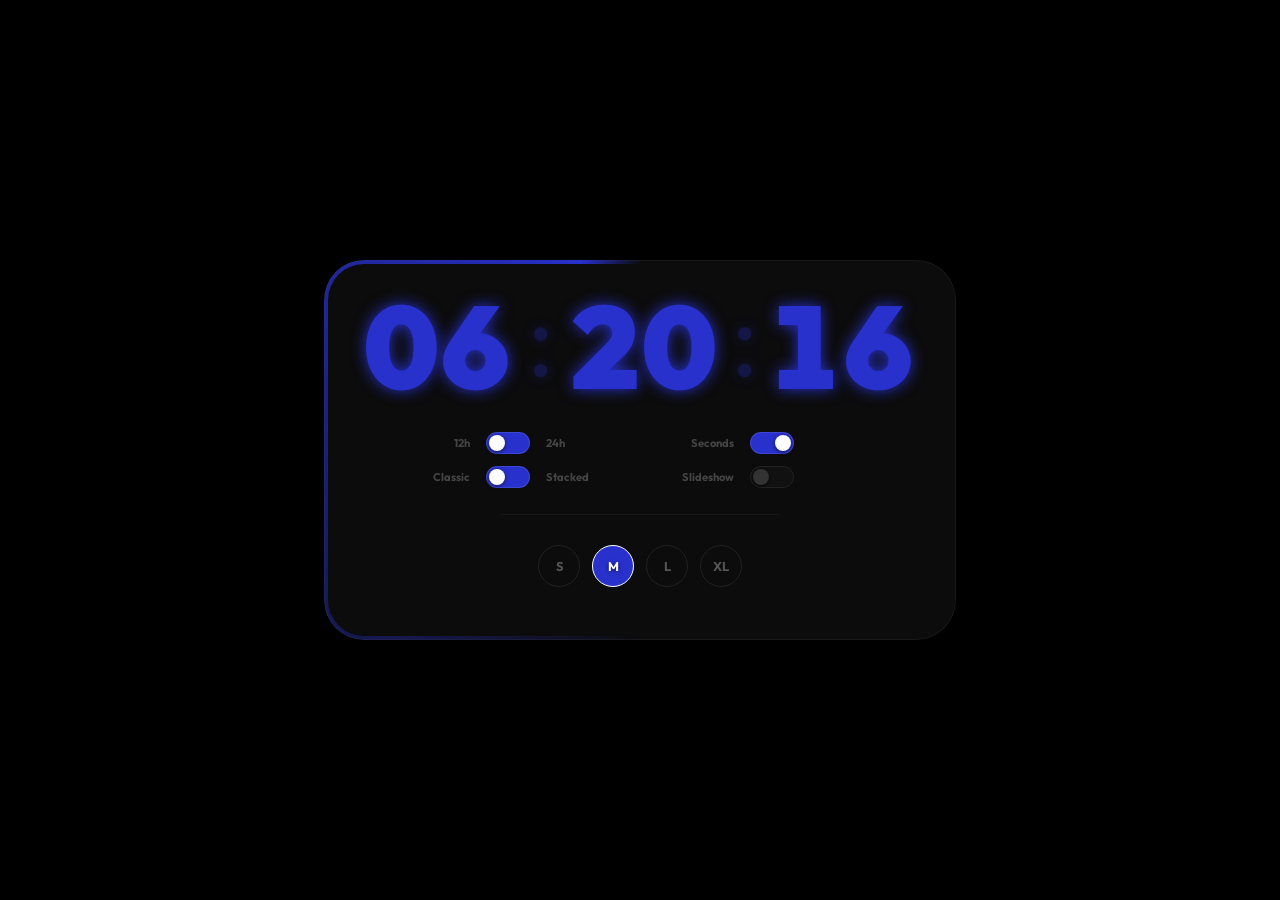
<file: index.html>
<!DOCTYPE html>
<html lang="en">
<head>
    <meta charset="UTF-8">
    <meta name="viewport" content="width=device-width, initial-scale=1.0, maximum-scale=1.0, user-scalable=no">
    <title>Orbit Clock | Minimalist Digital Design</title>
    <meta name="description" content="A clean, glassmorphic digital clock with animated orbit rings. Minimalist design for a focused workspace.">
    <meta name="keywords" content="digital clock, orbit clock, minimalist clock, glassmorphism, online clock">
    <meta property="og:title" content="Orbit Clock">
    <meta property="og:description" content="Minimalist digital clock with orbit animations.">
    <meta property="og:url" content="https://www.orbitclock.online">
    <meta property="og:type" content="website">
    <meta property="og:image" content="https://www.orbitclock.online/og-image.png">
    <meta property="og:image:width" content="1200">
    <meta property="og:image:height" content="630">
    <meta name="twitter:card" content="summary_large_image">
    <link id="favicon" rel="icon" type="image/png" href="">
    <link href="https://fonts.googleapis.com/css2?family=Outfit:wght@300;400;700;800;900&display=swap" rel="stylesheet">
    <link rel="stylesheet" href="style.css">
</head>
<body>
    <div id="slideshow-container">
        <div id="slide-1" class="slide"></div>
        <div id="slide-2" class="slide"></div>
    </div>
    <div id="slideshow-overlay"></div>

    <div id="clock-container">
        <div id="orbit-ring"></div>
        <div id="time" title="Click for Settings | Double Click for Fullscreen">
            <span id="h">00</span><span class="colon">:</span><span id="m">00</span><span id="s-wrap"></span>
        </div>

        <div id="fade-controls">
            <div class="toggle-grid">
                <div class="label-left">12h</div>
                <label class="switch"><input type="checkbox" id="format-toggle"><span class="slider"></span></label>
                <div class="label-right">24h</div>

                <div class="label-left">Seconds</div>
                <label class="switch"><input type="checkbox" id="seconds-toggle" checked><span class="slider"></span></label>
                <div class="label-right"></div>

                <div class="label-left">Classic</div>
                <label class="switch"><input type="checkbox" id="layout-toggle"><span class="slider"></span></label>
                <div class="label-right">Stacked</div>

                <div class="label-left">Slideshow</div>
                <label class="switch"><input type="checkbox" id="slideshow-toggle"><span class="slider"></span></label>
                <div class="label-right"></div>
            </div>

            <div class="controls-divider">
                <div class="size-selector">
                    <label class="size-circle"><input type="radio" name="size-option" value="4rem"><span class="checkmark">S</span></label>
                    <label class="size-circle"><input type="radio" name="size-option" value="8rem"><span class="checkmark">M</span></label>
                    <label class="size-circle"><input type="radio" name="size-option" value="12rem"><span class="checkmark">L</span></label>
                    <label class="size-circle"><input type="radio" name="size-option" value="16rem"><span class="checkmark">XL</span></label>
                </div>
            </div>
        </div>
    </div>

    <div id="clock-settings" style="display: none;">
        <div id="settings-header">⠿ CUSTOMIZE</div>
        <div class="setting-row">
            <span>Dark/Light</span>
            <label class="switch"><input type="checkbox" id="theme-toggle"><span class="slider"></span></label>
        </div>
        <div class="setting-row">
            <span>Glow Effect</span>
            <label class="switch"><input type="checkbox" id="glow-toggle" checked><span class="slider"></span></label>
        </div>
        <div class="setting-row">
            <span>Rainbow Orbit</span>
            <label class="switch"><input type="checkbox" id="rainbow-orbit-toggle"><span class="slider"></span></label>
        </div>
        <div class="setting-row">
            <span>Adaptive Sync</span>
            <label class="switch"><input type="checkbox" id="adaptive-toggle"><span class="slider"></span></label>
        </div>
        <div class="controls-divider" style="margin: 0.625rem 0;"></div>
        
        <div class="setting-row" id="color-row-native">
            <span>Color:</span>
            <input type="color" id="color-picker">
        </div>

        <div class="setting-row" id="color-row-gp" style="display: none; flex-direction: column; align-items: flex-start;">
            <span style="margin-bottom: 0.75rem; width: 100%; display: flex; justify-content: space-between;">Color Mixer:</span>
            <div style="display: flex; flex-direction: column; gap: 0.75rem; width: 100%;">
                <input type="range" id="hue-slider" class="c-slider" min="0" max="360" value="237">
                <input type="range" id="sat-slider" class="c-slider" min="0" max="100" value="67">
                <input type="range" id="lit-slider" class="c-slider" min="0" max="100" value="48">
            </div>
        </div>

        <div class="setting-row" style="margin-top: 1.25rem;">
            <span>Glow:</span>
            <input type="range" id="glow-slider" class="c-slider" style="width: 8.75rem; background: #333;" min="0" max="60" value="15">
        </div>
        <button id="close-settings-btn">DONE</button>
    </div>
    <script type="module" src="main.js"></script>
</body>
</html>
</file>
<file: style.css>
@property --main-color {
    syntax: '<color>';
    initial-value: #2830cc;
    inherits: true;
}

:root {
    --bg-color: #000;
    --container-bg: rgba(15, 15, 15, 0.85);
    --text-muted: #444;
    --border-color: rgba(255, 255, 255, 0.05);
    --main-color: #2830cc;
    --glow-blur: 15px;
    --ease-out: cubic-bezier(0.16, 1, 0.3, 1);
    --transition-main: all 0.8s var(--ease-out);
    --size-scale: 0.85;
    transition: --main-color 0.8s var(--ease-out);
}

:root.adaptive-sync {
    transition: --main-color 2.5s ease-in-out;
}

[data-theme="light"] {
    --bg-color: #f0f0f0;
    --container-bg: rgba(255, 255, 255, 0.9);
    --text-muted: #aaa;
    --border-color: rgba(0, 0, 0, 0.1);
}

* { box-sizing: border-box; }

body {
    position: relative;
    font-family: 'Outfit', sans-serif;
    display: flex;
    justify-content: center;
    align-items: center;
    min-height: 100dvh;
    background: var(--bg-color);
    transition: background 0.5s ease;
    margin: 0;
    color: #eee;
    overflow: hidden;
    touch-action: none;
    -webkit-user-select: none;
    -moz-user-select: none;
    -ms-user-select: none;
    user-select: none;
    -webkit-tap-highlight-color: transparent;
}

:focus { outline: none; }
:focus-visible { outline: 2px solid var(--main-color); outline-offset: 0.25rem; border-radius: 0.5rem; }

.gp-focus { outline: 2px solid var(--main-color) !important; outline-offset: 0.25rem; border-radius: 0.5rem; }

input:focus-visible + .slider { box-shadow: 0 0 0 0.125rem var(--container-bg), 0 0 0 0.25rem var(--main-color); }
input.gp-focus + .slider { box-shadow: 0 0 0 0.125rem var(--container-bg), 0 0 0 0.25rem var(--main-color); }

.size-circle input:focus-visible ~ .checkmark { box-shadow: 0 0 0 0.125rem var(--container-bg), 0 0 0 0.25rem var(--main-color); }
.size-circle input.gp-focus ~ .checkmark { box-shadow: 0 0 0 0.125rem var(--container-bg), 0 0 0 0.25rem var(--main-color); }

.switch input:focus-visible, .size-circle input:focus-visible { outline: none !important; }
.switch input.gp-focus, .size-circle input.gp-focus { outline: none !important; }

#time:focus-visible { outline-color: var(--main-color); outline-offset: 0.75rem; }
#time.gp-focus { outline-color: var(--main-color); outline-offset: 0.75rem; }

#clock-container.hidden-ui #time.gp-focus,
#clock-container.hidden-ui #time:focus-visible {
    outline-color: transparent !important;
    outline-offset: 0.25rem !important;
}

body.gamepad-mode #color-row-native { display: none !important; }
body.gamepad-mode #color-row-gp { display: flex !important; }

body:not(.is-loaded) #clock-container {
    opacity: 0 !important;
    visibility: hidden !important;
}

#clock-container {
    position: relative;
    display: flex;
    flex-direction: column;
    justify-content: center;
    align-items: center;
    width: fit-content;
    max-width: 92vw;
    max-height: 92dvh;
    --box-radius: 2.5rem;
    padding: clamp(1.5rem, 4vmin, 3rem) calc(clamp(2rem, 6vmin, 5rem) * var(--size-scale));
    background: var(--container-bg);
    border: 1px solid var(--border-color);
    backdrop-filter: blur(15px);
    border-radius: var(--box-radius);
    z-index: 1;
    transition: var(--transition-main), box-shadow 0.3s ease;
}

#clock-container.hidden-ui {
    padding: calc(clamp(1.5rem, 4vmin, 3rem) * var(--size-scale)) calc(clamp(1.5rem, 4vmin, 3rem) * var(--size-scale));
}

#clock-container.hidden-ui.stacked {
    padding: calc(clamp(1.5rem, 4vmin, 3rem) * var(--size-scale)) calc(clamp(1rem, 2vmin, 1.5rem) * var(--size-scale));
}

#orbit-ring {
    position: absolute;
    inset: -1px;
    padding: 0.25rem;
    border-radius: var(--box-radius);
    background: conic-gradient(from var(--angle), transparent 50%, var(--main-color) 95%, transparent 100%);
    -webkit-mask: linear-gradient(#fff 0 0) content-box, linear-gradient(#fff 0 0);
    mask: linear-gradient(#fff 0 0) content-box, linear-gradient(#fff 0 0);
    -webkit-mask-composite: xor;
    mask-composite: exclude;
    animation: rotateOrbit 3s linear infinite;
    pointer-events: none;
    z-index: 5;
    will-change: transform;
    transition: opacity 0.5s ease;
}

#clock-container.rainbow-orbit #orbit-ring {
    background: conic-gradient(from var(--angle), transparent 50%, #f00, #ff0, #0f0, #0ff, #00f, #8b00ff, transparent 100%);
}

@property --angle {
    syntax: '<angle>';
    initial-value: 0deg;
    inherits: false;
}

@keyframes rotateOrbit {
    to { --angle: 360deg; }
}

#time {
    font-weight: 900;
    color: var(--main-color);
    text-shadow: 0 0 var(--glow-blur) var(--main-color);
    font-size: calc(var(--size-scale) * min(20vw, 30dvh));
    letter-spacing: 0.04em;
    z-index: 10;
    cursor: pointer;
    user-select: none;
    outline: 3px solid transparent;
    outline-offset: 0.25rem;
    border-radius: 1.25rem;
    transition: font-size 0.8s var(--ease-out), gap 0.8s var(--ease-out), margin 0.8s var(--ease-out), outline-color 0.4s ease, outline-offset 0.4s ease;
    display: flex;
    align-items: center;
    justify-content: center;
    line-height: 0.85;
    font-variant-numeric: tabular-nums;
    font-feature-settings: "tnum";
    white-space: nowrap;
}

#clock-container.has-seconds:not(.stacked) #time {
    font-size: calc(var(--size-scale) * min(13vw, 30dvh));
}

#clock-container.stacked #time {
    flex-direction: column;
    gap: 0.05em;
    font-size: calc(var(--size-scale) * min(35vw, 16dvh));
}

#clock-container.hidden-ui #time {
    font-size: calc(var(--size-scale) * min(25vw, 35dvh));
}

#clock-container.hidden-ui.has-seconds:not(.stacked) #time {
    font-size: calc(var(--size-scale) * min(16vw, 35dvh));
}

#clock-container.hidden-ui.stacked #time {
    font-size: calc(var(--size-scale) * min(40vw, 24dvh));
}

#clock-container.stacked .colon { display: none; }

#h, #m {
    margin: 0 0.04em;
    display: inline-block;
    min-width: 1.2em;
    text-align: center;
    transition: margin 0.5s var(--ease-out);
}

#clock-container.stacked #h,
#clock-container.stacked #m {
    margin: 0;
    line-height: 0.85;
}

.colon { 
    opacity: 0.3; 
    transition: opacity 0.5s; 
    font-weight: 300; 
    margin: 0 0.05em; 
    display: inline-block;
    transform: translateY(-0.11em);
}

.stacked-sec {
    font-size: 1em;
    font-weight: 900;
    color: inherit;
    line-height: 0.85;
    display: flex;
    justify-content: center;
    min-width: 1.2em;
    text-align: center;
    margin: 0;
    transition: font-size 0.5s var(--ease-out), margin 0.5s var(--ease-out), opacity 0.5s var(--ease-out), min-width 0.5s var(--ease-out);
}

#s-wrap {
    display: inline-flex;
    align-items: center;
    justify-content: center;
    max-width: 5em;
    max-height: 2em;
    opacity: 1;
    overflow: hidden;
    padding: 0.5em;
    margin: -0.5em;
    transition: max-width 0.6s var(--ease-out), max-height 0.6s var(--ease-out), opacity 0.6s var(--ease-out), padding 0.6s var(--ease-out), margin 0.6s var(--ease-out);
    white-space: nowrap;
}

#clock-container.stacked #s-wrap {
    margin: -0.5em;
    padding: 0.5em;
}

#clock-container:not(.has-seconds) #s-wrap {
    max-width: 0px;
    max-height: 0px;
    opacity: 0;
    padding: 0;
    margin: 0;
}

#clock-container.stacked:not(.has-seconds) #time {
    margin-bottom: -0.05em;
}

#clock-container.no-glow #time { text-shadow: none !important; }
#clock-container.no-glow #orbit-ring { opacity: 0.2; }

#fade-controls {
    width: 100%;
    max-width: 32rem;
    display: flex;
    flex-direction: column;
    align-items: center;
    overflow: hidden;
    max-height: 25rem;
    opacity: 1;
    margin-top: 1.875rem;
    position: relative;
    z-index: 20;
    transition: var(--transition-main);
    flex-shrink: 0;
}

#fade-controls.hidden-ui {
    opacity: 0;
    max-height: 0;
    max-width: 0px;
    margin-top: 0;
    pointer-events: none;
}

.main-control-grid {
    display: grid;
    grid-template-columns: repeat(2, 1fr);
    gap: 1.5vmin 4vmin;
    width: fit-content;
    margin: 0 auto;
    padding: calc(clamp(1rem, 3vmin, 2rem) * var(--size-scale)) calc(clamp(1.5rem, 4vmin, 3rem) * var(--size-scale));
}

.main-toggle-item {
    display: flex;
    align-items: center;
}

.text-left { justify-content: flex-start; }
.text-left .control-label { margin-right: 1.5vmin; }
.text-right { justify-content: flex-end; }
.text-right .control-label { margin-left: 1.5vmin; }

.control-label {
    text-align: right;
    color: var(--text-muted);
    font-size: 0.7rem;
    font-weight: bold;
    min-width: 70px;
    text-shadow: 0 1px 3px rgba(0,0,0,0.8);
}

.text-right .control-label { text-align: left; }

.toggle-grid { 
    display: grid; 
    grid-template-columns: minmax(max-content, 1fr) auto minmax(max-content, 1fr) minmax(max-content, 1fr) auto minmax(max-content, 1fr); 
    gap: 0.75rem 1rem; 
    align-items: center; 
    width: 100%; 
    max-width: 32rem; 
    padding: 0.375rem 0; 
    margin: 0 auto;
}

.label-left { text-align: right; color: var(--text-muted); font-size: 0.7rem; font-weight: bold; white-space: nowrap; }
.label-right { text-align: left; color: var(--text-muted); font-size: 0.7rem; font-weight: bold; white-space: nowrap; }

.controls-divider { width: 100%; max-width: 17.5rem; border-top: 1px solid var(--border-color); padding-top: 1.5rem; padding-bottom: 0.625rem; margin-top: 1.25rem; display: flex; justify-content: center; }

.size-selector { display: flex; gap: 0.75rem; padding: 0.375rem 0; }

.size-circle { position: relative; cursor: pointer; transition: var(--transition-main); }
#fade-controls.hidden-ui .size-circle:nth-child(1) { transform: translateX(5rem); }
#fade-controls.hidden-ui .size-circle:nth-child(2) { transform: translateX(1.625rem); }
#fade-controls.hidden-ui .size-circle:nth-child(3) { transform: translateX(-1.625rem); }
#fade-controls.hidden-ui .size-circle:nth-child(4) { transform: translateX(-5rem); }

.checkmark {
    display: flex; align-items: center; justify-content: center;
    height: 2.625rem; width: 2.625rem;
    background-color: #0c0c0c;
    border: 1px solid #222;
    border-radius: 50%;
    font-size: 0.8rem; font-weight: bold; color: #555;
    transition: 0.3s;
}

[data-theme="light"] .checkmark { background-color: #ddd; color: #666; border-color: #ccc; }

.size-circle input:checked ~ .checkmark {
    background-color: var(--main-color);
    border-color: #fff;
    color: #fff;
    text-shadow: 0 1px 4px rgba(0,0,0,0.6);
}

.size-circle input { position: absolute; opacity: 0; width: 100%; height: 100%; left: 0; top: 0; margin: 0; cursor: pointer; z-index: 2; }

#clock-settings {
    position: fixed;
    width: 17.5rem;
    background: #0a0a0a;
    padding: 1.5625rem;
    border-radius: 1.875rem;
    border: 1px solid #1a1a1a;
    z-index: 1000;
    box-shadow: 0 2.5rem 6.25rem rgba(0,0,0,0.9);
}

[data-theme="light"] #clock-settings {
    background: #fff;
    border-color: #eee;
    box-shadow: 0 0.625rem 1.875rem rgba(0,0,0,0.1);
}

#settings-header {
    padding: 0.625rem; cursor: move; color: #333; text-align: center; font-size: 0.6rem; border-bottom: 1px solid #111; margin-bottom: 1.25rem; letter-spacing: 0.125rem;
    touch-action: none;
}

[data-theme="light"] #settings-header { color: #aaa; border-bottom-color: #eee; }

.setting-row { display: flex; align-items: center; justify-content: space-between; margin: 0.9375rem 0; font-size: 0.85rem; color: #888;}
[data-theme="light"] .setting-row { color: #444; }

#color-picker {
    appearance: none;
    -webkit-appearance: none;
    border: none; width: 2.5rem; height: 2.5rem; background: transparent; cursor: pointer; padding: 0; outline: none;
}

#color-picker::-webkit-color-swatch { border: 2px solid #fff; border-radius: 50%; }

.c-slider { appearance: none; -webkit-appearance: none; width: 100%; height: 0.5rem; border-radius: 0.25rem; outline: none; transition: box-shadow 0.2s; }
.c-slider::-webkit-slider-thumb { appearance: none; -webkit-appearance: none; width: 1rem; height: 1rem; border-radius: 50%; background: #fff; cursor: pointer; box-shadow: 0 0 0.3125rem rgba(0,0,0,0.5); }

#close-settings-btn {
    width: 100%;
    background: var(--main-color);
    border: none; color: white;
    text-shadow: 0 1px 4px rgba(0,0,0,0.6);
    padding: 0.75rem; border-radius: 0.75rem;
    margin-top: 0.9375rem; font-weight: 900;
    cursor: pointer; font-family: 'Outfit', sans-serif;
    font-size: 0.9rem;
    transition: filter 0.3s;
}

.switch { position: relative; width: 2.75rem; height: 1.375rem; }
.switch input { position: absolute; opacity: 0; width: 100%; height: 100%; left: 0; top: 0; margin: 0; cursor: pointer; z-index: 2; }
.slider { position: absolute; inset: 0; background-color: #111; transition: .4s; border-radius: 1.25rem; border: 1px solid #222; }
.slider:before { position: absolute; content: ""; height: 1rem; width: 1rem; left: 0.125rem; bottom: 0.125rem; background: #333; transition: .4s; border-radius: 50%; box-shadow: 0 1px 3px rgba(0,0,0,0.8); }

input:checked + .slider { background-color: var(--main-color); border-color: rgba(255,255,255,0.1); }
input:checked + .slider:before { transform: translateX(1.375rem); background: #fff; box-shadow: 0 1px 4px rgba(0,0,0,0.6); }

[data-theme="light"] .slider { background-color: #e0e0e0; border-color: #ccc; }
[data-theme="light"] .slider:before { background: #fff; box-shadow: 0 1px 3px rgba(0,0,0,0.15); }

#format-toggle + .slider,
#layout-toggle + .slider {
    background-color: var(--main-color);
    border-color: rgba(255,255,255,0.1);
}

#format-toggle + .slider:before,
#layout-toggle + .slider:before {
    background: #fff;
    box-shadow: 0 1px 4px rgba(0,0,0,0.6);
}

#slideshow-container {
    position: fixed;
    inset: 0;
    z-index: -2;
    background-color: var(--bg-color);
    opacity: 0;
    transform: scale(1.05) translateZ(0);
    filter: blur(1rem);
    transition: opacity 3s ease-out, transform 3s ease-out, filter 3s ease-out;
    will-change: transform, opacity, filter;
}

#slideshow-container.revealed {
    opacity: 1;
    transform: scale(1) translateZ(0);
    filter: blur(0px);
}

.slide {
    position: absolute;
    inset: 0;
    background-size: cover;
    background-position: center;
    opacity: 0;
    transition: opacity 2.5s ease-in-out;
    -webkit-backface-visibility: hidden;
    backface-visibility: hidden;
    transform: translateZ(0);
    will-change: opacity;
}

#slideshow-overlay {
    position: fixed;
    inset: 0;
    z-index: -1;
    background: rgba(0, 0, 0, 0.2);
    opacity: 0;
    transition: opacity 1.5s ease;
}

body.slideshow-active #slideshow-overlay { opacity: 1; }

@media (max-width: 600px) {
    #clock-container {
        --box-radius: 32px;
        padding: 1.75rem calc(2.5rem * var(--size-scale)); 
        width: auto;
    }
    #clock-container.hidden-ui {
        padding: calc(1.5rem * var(--size-scale)) calc(1.5rem * var(--size-scale));
    }
    #clock-container.hidden-ui.stacked {
        padding: calc(1.5rem * var(--size-scale)) calc(1rem * var(--size-scale));
    }
    #time {
        font-size: calc(var(--size-scale) * min(24vw, 22dvh));
    }
    #clock-container.has-seconds:not(.stacked) #time {
        font-size: calc(var(--size-scale) * min(13vw, 22dvh));
    }
    #clock-container.stacked #time {
        font-size: calc(var(--size-scale) * min(60vw, 14dvh));
    }

    #clock-container.hidden-ui #time {
        font-size: calc(var(--size-scale) * min(25vw, 28dvh));
    }
    #clock-container.hidden-ui.has-seconds:not(.stacked) #time {
        font-size: calc(var(--size-scale) * min(18vw, 28dvh));
    }
    #clock-container.hidden-ui.stacked #time {
        font-size: calc(var(--size-scale) * min(60vw, 20dvh));
    }
    .toggle-grid {
        grid-template-columns: minmax(max-content, 1fr) auto minmax(max-content, 1fr) minmax(max-content, 1fr) auto minmax(max-content, 1fr);
        gap: 0.75rem 0.5rem;
    }
    .label-left, .label-right {
        font-size: 0.65rem;
    }
}

@media (max-height: 500px) {
    #clock-container {
        --box-radius: 28px;
        padding: 1rem calc(2.5rem * var(--size-scale));
    }
    #clock-container.hidden-ui {
        padding: calc(1rem * var(--size-scale)) calc(1.5rem * var(--size-scale));
    }
    #clock-container.hidden-ui.stacked {
        padding: calc(1rem * var(--size-scale)) calc(1rem * var(--size-scale));
    }
    #time {
        font-size: calc(var(--size-scale) * min(20vw, 22dvh));
    }
    #clock-container.has-seconds:not(.stacked) #time {
        font-size: calc(var(--size-scale) * min(10vw, 22dvh));
    }
    #clock-container.stacked #time {
        font-size: calc(var(--size-scale) * min(25vw, 13dvh));
    }

    #clock-container.hidden-ui #time {
        font-size: calc(var(--size-scale) * min(25vw, 35dvh));
    }
    #clock-container.hidden-ui.has-seconds:not(.stacked) #time {
        font-size: calc(var(--size-scale) * min(15vw, 35dvh));
    }
    #clock-container.hidden-ui.stacked #time {
        font-size: calc(var(--size-scale) * min(30vw, 26dvh));
    }

    #fade-controls {
        margin-top: 0.625rem;
    }
    .main-control-grid { gap: 1vmin 3vmin; }
    .controls-divider {
        padding-top: 0.625rem;
        margin-top: 0.625rem;
        padding-bottom: 0.3125rem;
    }
    .toggle-grid { gap: 0.375rem 0.625rem; }
    .checkmark { height: 2.25rem; width: 2.25rem; font-size: 0.75rem; }

    #clock-settings {
        width: 15.625rem;
        padding: 0.9375rem 1.25rem;
        max-height: 90vh;
        overflow-y: auto;
    }
    #settings-header {
        margin-bottom: 0.625rem;
    }
    .setting-row {
        margin: 0.5rem 0;
    }
    .controls-divider[style] {
        margin: 0.5rem 0 !important;
    }
    #color-row-gp > span {
        margin-bottom: 0.5rem !important;
    }
    #color-row-gp > div {
        gap: 0.5rem !important;
    }
    .setting-row[style*="margin-top"] {
        margin-top: 0.75rem !important;
    }
    #close-settings-btn {
        margin-top: 0.625rem;
        padding: 0.5rem;
    }
    .c-slider {
        height: 0.375rem;
    }
    .c-slider::-webkit-slider-thumb {
        width: 0.875rem;
        height: 0.875rem;
    }
}

@keyframes elegantReveal {
    0% {
        opacity: 0;
        transform: translateY(15px);
        filter: blur(8px);
    }
    100% {
        opacity: 1;
        transform: translateY(0);
        filter: blur(0px);
    }
}

@keyframes elegantRevealColon {
    0% {
        opacity: 0;
        transform: translateY(15px);
        filter: blur(8px);
    }
    100% {
        opacity: 0.3;
        transform: translateY(-0.11em);
        filter: blur(0px);
    }
}

@keyframes bgReveal {
    0% {
        opacity: 0;
        transform: scale(1.05) translateZ(0);
        filter: blur(15px);
    }
    100% {
        opacity: 1;
        transform: scale(1) translateZ(0);
        filter: blur(0px);
    }
}

.startup-anim {
    animation: elegantReveal 2s var(--ease-out) both;
    will-change: transform, opacity, filter;
}

#orbit-ring.startup-anim { animation-delay: 0s; }
#h.startup-anim { animation-delay: 0.6s; }
.colon.startup-anim { animation: elegantRevealColon 2s var(--ease-out) both; animation-delay: 1.2s; }
#m.startup-anim { animation-delay: 1.2s; }
#s-wrap.startup-anim { animation-delay: 1.8s; }
#fade-controls.startup-anim { animation-delay: 2.6s; }

#slideshow-container.startup-anim {
    animation: bgReveal 3s var(--ease-out) both;
    will-change: transform, opacity, filter;
    animation-delay: 3.4s;
}

#clock-container:not(.has-seconds) #fade-controls.startup-anim {
    animation-delay: 1.8s;
}

body:not(.has-seconds) #slideshow-container.startup-anim {
    animation-delay: 2.6s;
}

.disabled-control {
    opacity: 0.4;
    pointer-events: none;
    filter: grayscale(100%);
    transition: var(--transition-main);
}

body.adaptive-sync #time {
    transition: color 2.5s ease-in-out, text-shadow 2.5s ease-in-out, font-size 0.8s var(--ease-out), gap 0.8s var(--ease-out), margin 0.8s var(--ease-out), outline-color 2.5s ease-in-out, outline-offset 0.4s ease;
}

body.adaptive-sync .stacked-sec {
    transition: all 0.5s var(--ease-out), color 2.5s ease-in-out;
}

body.adaptive-sync #orbit-ring {
    transition: background 2.5s ease-in-out;
}

@media (min-width: 2000px) {
    html { font-size: 20px; }
}

@media (min-width: 3000px) {
    html { font-size: 26px; }
}

@media (min-width: 4000px) {
    html { font-size: 32px; }
}
</file>
